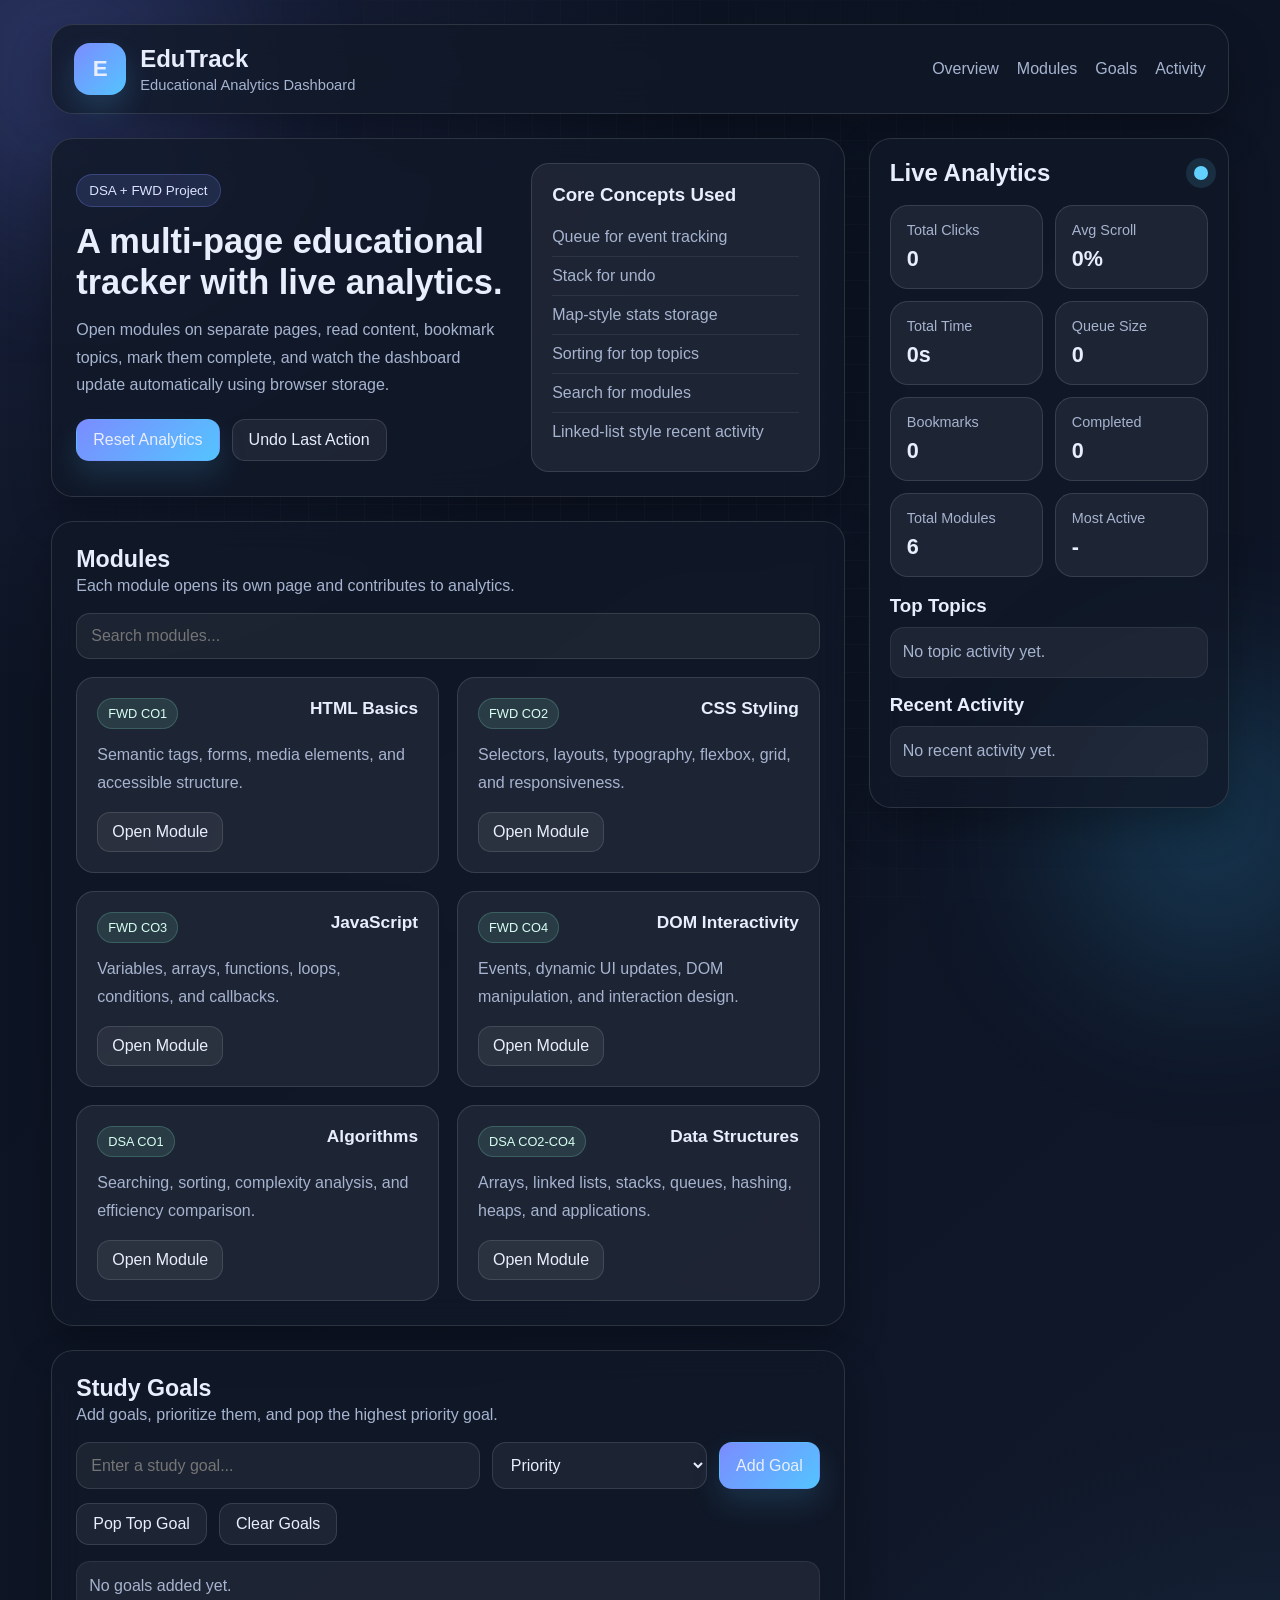
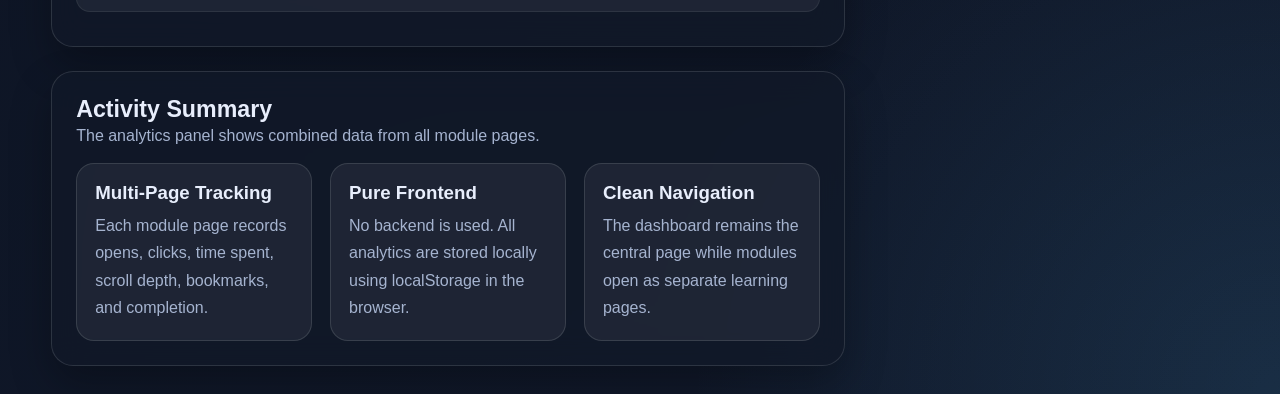
<file: index.html>
<!DOCTYPE html>
<!-- CO Mapping: FWD CO1–CO5 for frontend structure and interaction + DSA CO5–CO6 for analytics workflow application -->
<html lang="en">
<head>
  <meta charset="UTF-8" />
  <meta name="viewport" content="width=device-width, initial-scale=1.0" />
  <title>EduTrack Dashboard</title>
  <link rel="stylesheet" href="style.css" />
</head>

<body data-page="dashboard">

  <div class="bg-orb orb-1"></div>
  <div class="bg-orb orb-2"></div>
  <div class="bg-grid"></div>

  <!-- FWD CO1, CO2: Semantic HTML structure and navigation layout -->
  <header class="topbar">
    <div class="brand-wrap">
      <div class="logo">E</div>
      <div>
        <h1>EduTrack</h1>
        <p>Educational Analytics Dashboard</p>
      </div>
    </div>

    <nav class="nav">
      <a href="#overview">Overview</a>
      <a href="#modules">Modules</a>
      <a href="#goals">Goals</a>
      <a href="#activity">Activity</a>
    </nav>
  </header>

  <main class="layout">
    <section class="main-area">

      <!-- FWD CO3, CO4: Interactive dashboard overview controlled through JavaScript -->
      <section id="overview" class="card hero-card">
        <div class="hero-left">
          <span class="pill">DSA + FWD Project</span>
          <h2>A multi-page educational tracker with live analytics.</h2>
          <p>
            Open modules on separate pages, read content, bookmark topics, mark them complete,
            and watch the dashboard update automatically using browser storage.
          </p>

          <div class="hero-buttons">
            <button id="resetAnalyticsBtn" class="btn btn-primary" type="button">Reset Analytics</button>
            <button id="undoBtn" class="btn btn-secondary" type="button">Undo Last Action</button>
          </div>
        </div>

        <div class="hero-right mini-panel">
          <h3>Core Concepts Used</h3>
          <ul class="clean-list">
            <li>Queue for event tracking</li>
            <li>Stack for undo</li>
            <li>Map-style stats storage</li>
            <li>Sorting for top topics</li>
            <li>Search for modules</li>
            <li>Linked-list style recent activity</li>
          </ul>
        </div>
      </section>

      <!-- DSA CO1: Module search and ranking demonstrate searching and sorting concepts -->
      <section class="card" id="modules">
        <div class="section-head">
          <div>
            <h2>Modules</h2>
            <p>Each module opens its own page and contributes to analytics.</p>
          </div>
        </div>

        <div class="search-wrap">
          <input type="text" id="searchInput" placeholder="Search modules..." />
          <ul id="searchResults" class="simple-list"></ul>
        </div>

        <div class="module-grid">

          <article class="module-card shimmer-card">
            <div class="module-top">
              <span class="module-badge">FWD CO1</span>
              <h3>HTML Basics</h3>
            </div>
            <p>Semantic tags, forms, media elements, and accessible structure.</p>
            <div class="module-actions">
              <a class="btn small open-link" href="html-module.html">Open Module</a>
            </div>
          </article>

          <article class="module-card shimmer-card">
            <div class="module-top">
              <span class="module-badge">FWD CO2</span>
              <h3>CSS Styling</h3>
            </div>
            <p>Selectors, layouts, typography, flexbox, grid, and responsiveness.</p>
            <div class="module-actions">
              <a class="btn small open-link" href="css-module.html">Open Module</a>
            </div>
          </article>

          <article class="module-card shimmer-card">
            <div class="module-top">
              <span class="module-badge">FWD CO3</span>
              <h3>JavaScript</h3>
            </div>
            <p>Variables, arrays, functions, loops, conditions, and callbacks.</p>
            <div class="module-actions">
              <a class="btn small open-link" href="javascript-module.html">Open Module</a>
            </div>
          </article>

          <article class="module-card shimmer-card">
            <div class="module-top">
              <span class="module-badge">FWD CO4</span>
              <h3>DOM Interactivity</h3>
            </div>
            <p>Events, dynamic UI updates, DOM manipulation, and interaction design.</p>
            <div class="module-actions">
              <a class="btn small open-link" href="dom-module.html">Open Module</a>
            </div>
          </article>

          <article class="module-card shimmer-card">
            <div class="module-top">
              <span class="module-badge">DSA CO1</span>
              <h3>Algorithms</h3>
            </div>
            <p>Searching, sorting, complexity analysis, and efficiency comparison.</p>
            <div class="module-actions">
              <a class="btn small open-link" href="algorithms-module.html">Open Module</a>
            </div>
          </article>

          <article class="module-card shimmer-card">
            <div class="module-top">
              <span class="module-badge">DSA CO2-CO4</span>
              <h3>Data Structures</h3>
            </div>
            <p>Arrays, linked lists, stacks, queues, hashing, heaps, and applications.</p>
            <div class="module-actions">
              <a class="btn small open-link" href="data-structures-module.html">Open Module</a>
            </div>
          </article>

        </div>
      </section>

      <!-- DSA CO3: Study goals simulate priority queue behavior -->
      <section class="card" id="goals">
        <div class="section-head">
          <div>
            <h2>Study Goals</h2>
            <p>Add goals, prioritize them, and pop the highest priority goal.</p>
          </div>
        </div>

        <form id="goalForm" class="goal-form">
          <input type="text" id="goalText" placeholder="Enter a study goal..." required />
          <select id="goalPriority" required>
            <option value="">Priority</option>
            <option value="1">High</option>
            <option value="2">Medium</option>
            <option value="3">Low</option>
          </select>
          <button class="btn btn-primary" type="submit">Add Goal</button>
        </form>

        <div class="goal-actions">
          <button id="popGoalBtn" class="btn btn-secondary" type="button">Pop Top Goal</button>
          <button id="clearGoalsBtn" class="btn btn-secondary" type="button">Clear Goals</button>
        </div>

        <ul id="goalList" class="simple-list"></ul>
      </section>

      <!-- DSA CO5: Real-world analytics dashboard applying data structures -->
      <section class="card" id="activity">
        <div class="section-head">
          <div>
            <h2>Activity Summary</h2>
            <p>The analytics panel shows combined data from all module pages.</p>
          </div>
        </div>

        <div class="info-grid">
          <div class="info-box hover-lift">
            <h3>Multi-Page Tracking</h3>
            <p>Each module page records opens, clicks, time spent, scroll depth, bookmarks, and completion.</p>
          </div>
          <div class="info-box hover-lift">
            <h3>Pure Frontend</h3>
            <p>No backend is used. All analytics are stored locally using localStorage in the browser.</p>
          </div>
          <div class="info-box hover-lift">
            <h3>Clean Navigation</h3>
            <p>The dashboard remains the central page while modules open as separate learning pages.</p>
          </div>
        </div>
      </section>
    </section>

    <!-- FWD CO4 + DSA CO6: Live analytics panel updated dynamically using JavaScript -->
    <aside class="analytics-panel">
      <div class="analytics-inner">
        <div class="analytics-head">
          <h2>Live Analytics</h2>
          <span class="live-dot"></span>
        </div>

        <div class="stats-grid">
          <div class="stat-card hover-lift">
            <span>Total Clicks</span>
            <strong id="clickCount">0</strong>
          </div>
          <div class="stat-card hover-lift">
            <span>Avg Scroll</span>
            <strong id="scrollDepth">0%</strong>
          </div>
          <div class="stat-card hover-lift">
            <span>Total Time</span>
            <strong id="timeSpent">0s</strong>
          </div>
          <div class="stat-card hover-lift">
            <span>Queue Size</span>
            <strong id="queueSize">0</strong>
          </div>
          <div class="stat-card hover-lift">
            <span>Bookmarks</span>
            <strong id="bookmarkCount">0</strong>
          </div>
          <div class="stat-card hover-lift">
            <span>Completed</span>
            <strong id="completedModulesCount">0</strong>
          </div>
          <div class="stat-card hover-lift">
            <span>Total Modules</span>
            <strong id="totalModulesCount">6</strong>
          </div>
          <div class="stat-card hover-lift">
            <span>Most Active</span>
            <strong id="mostActiveTopic">-</strong>
          </div>
        </div>

        <div class="analytics-box">
          <h3>Top Topics</h3>
          <ul id="topTopicsList" class="simple-list"></ul>
        </div>

        <div class="analytics-box">
          <h3>Recent Activity</h3>
          <ul id="recentActivityList" class="simple-list"></ul>
        </div>
      </div>
    </aside>
  </main>

  <!-- FWD CO3, CO4 + DSA CO6: JavaScript tracker controlling analytics and user interaction processing -->
  <script src="tracker.js"></script>
</body>
</html>
</file>
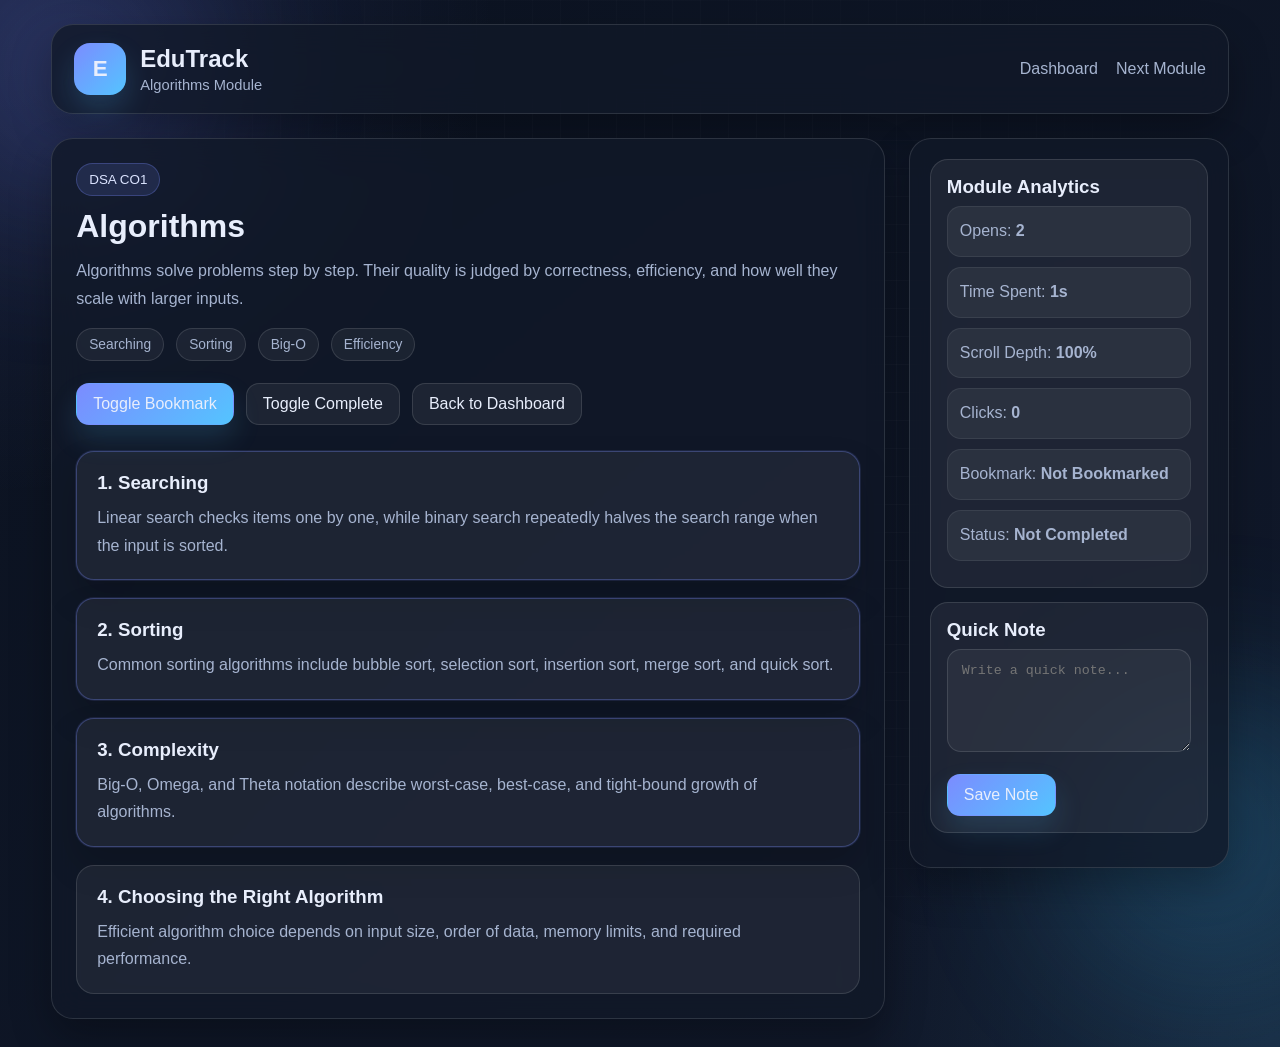
<file: algorithms-module.html>
<!DOCTYPE html>
<!-- FWD CO3, CO4 + DSA CO1, CO5: Interactive algorithms learning module contributing analytics data -->
<html lang="en">
<head>
  <meta charset="UTF-8" />
  <meta name="viewport" content="width=device-width, initial-scale=1.0" />
  <title>Algorithms - EduTrack</title>
  <link rel="stylesheet" href="style.css" />
</head>
<body data-page="module" data-module="Algorithms">
  <div class="bg-orb orb-1"></div>
  <div class="bg-orb orb-2"></div>
  <div class="bg-grid"></div>

  <!-- FWD CO1, CO2: Semantic page structure and navigation for module learning -->
  <header class="topbar">
    <div class="brand-wrap">
      <div class="logo">E</div>
      <div>
        <h1>EduTrack</h1>
        <p>Algorithms Module</p>
      </div>
    </div>

    <nav class="nav">
      <a href="index.html">Dashboard</a>
      <a href="data-structures-module.html">Next Module</a>
    </nav>
  </header>

  <main class="module-page-wrapper">
    <section class="module-main">

      <!-- DSA CO1: Core learning content for searching, sorting, and complexity concepts -->
      <div class="module-hero">
        <span class="pill">DSA CO1</span>
        <h2>Algorithms</h2>
        <p>
          Algorithms solve problems step by step. Their quality is judged by correctness,
          efficiency, and how well they scale with larger inputs.
        </p>

        <div class="module-meta">
          <span class="meta-chip">Searching</span>
          <span class="meta-chip">Sorting</span>
          <span class="meta-chip">Big-O</span>
          <span class="meta-chip">Efficiency</span>
        </div>
      </div>

      <!-- DSA CO3 + FWD CO4: Interactive actions tracked through stack, queue, and DOM events -->
      <div class="module-actions-bar">
        <button id="bookmarkModuleBtn" class="btn btn-primary" type="button">Toggle Bookmark</button>
        <button id="completeModuleBtn" class="btn btn-secondary" type="button">Toggle Complete</button>
        <a class="btn btn-secondary" href="index.html">Back to Dashboard</a>
      </div>

      <!-- DSA CO1: Educational content covering algorithm selection and efficiency analysis -->
      <section class="module-content">
        <article class="module-content-block">
          <h3>1. Searching</h3>
          <p>
            Linear search checks items one by one, while binary search repeatedly halves the search range
            when the input is sorted.
          </p>
        </article>

        <article class="module-content-block">
          <h3>2. Sorting</h3>
          <p>
            Common sorting algorithms include bubble sort, selection sort, insertion sort,
            merge sort, and quick sort.
          </p>
        </article>

        <article class="module-content-block">
          <h3>3. Complexity</h3>
          <p>
            Big-O, Omega, and Theta notation describe worst-case, best-case, and tight-bound growth of algorithms.
          </p>
        </article>

        <article class="module-content-block">
          <h3>4. Choosing the Right Algorithm</h3>
          <p>
            Efficient algorithm choice depends on input size, order of data, memory limits, and required performance.
          </p>
        </article>
      </section>
    </section>

    <!-- FWD CO4 + DSA CO5: Live module analytics demonstrating practical interaction tracking -->
    <aside class="module-sidebar-card">
      <div class="action-tile">
        <h3>Module Analytics</h3>
        <ul class="simple-list">
          <li>Opens: <strong id="moduleOpenCount">0</strong></li>
          <li>Time Spent: <strong id="moduleTimeSpent">0s</strong></li>
          <li>Scroll Depth: <strong id="moduleScrollDepth">0%</strong></li>
          <li>Clicks: <strong id="moduleClickCount">0</strong></li>
          <li>Bookmark: <strong id="bookmarkStatus">Not Bookmarked</strong></li>
          <li>Status: <strong id="completeStatus">Not Completed</strong></li>
        </ul>
      </div>

      <!-- FWD CO3, CO4: Input handling and note activity tracking through JavaScript -->
      <div class="action-tile">
        <h3>Quick Note</h3>
        <textarea id="noteInput" class="note-area" rows="5" placeholder="Write a quick note..."></textarea>
        <br><br>
        <button id="saveNoteBtn" class="btn btn-primary" type="button">Save Note</button>
      </div>
    </aside>
  </main>

  <!-- FWD CO3, CO4 + DSA CO6: Shared tracker logic updates analytics and module state -->
  <script src="tracker.js"></script>
</body>
</html>
</file>
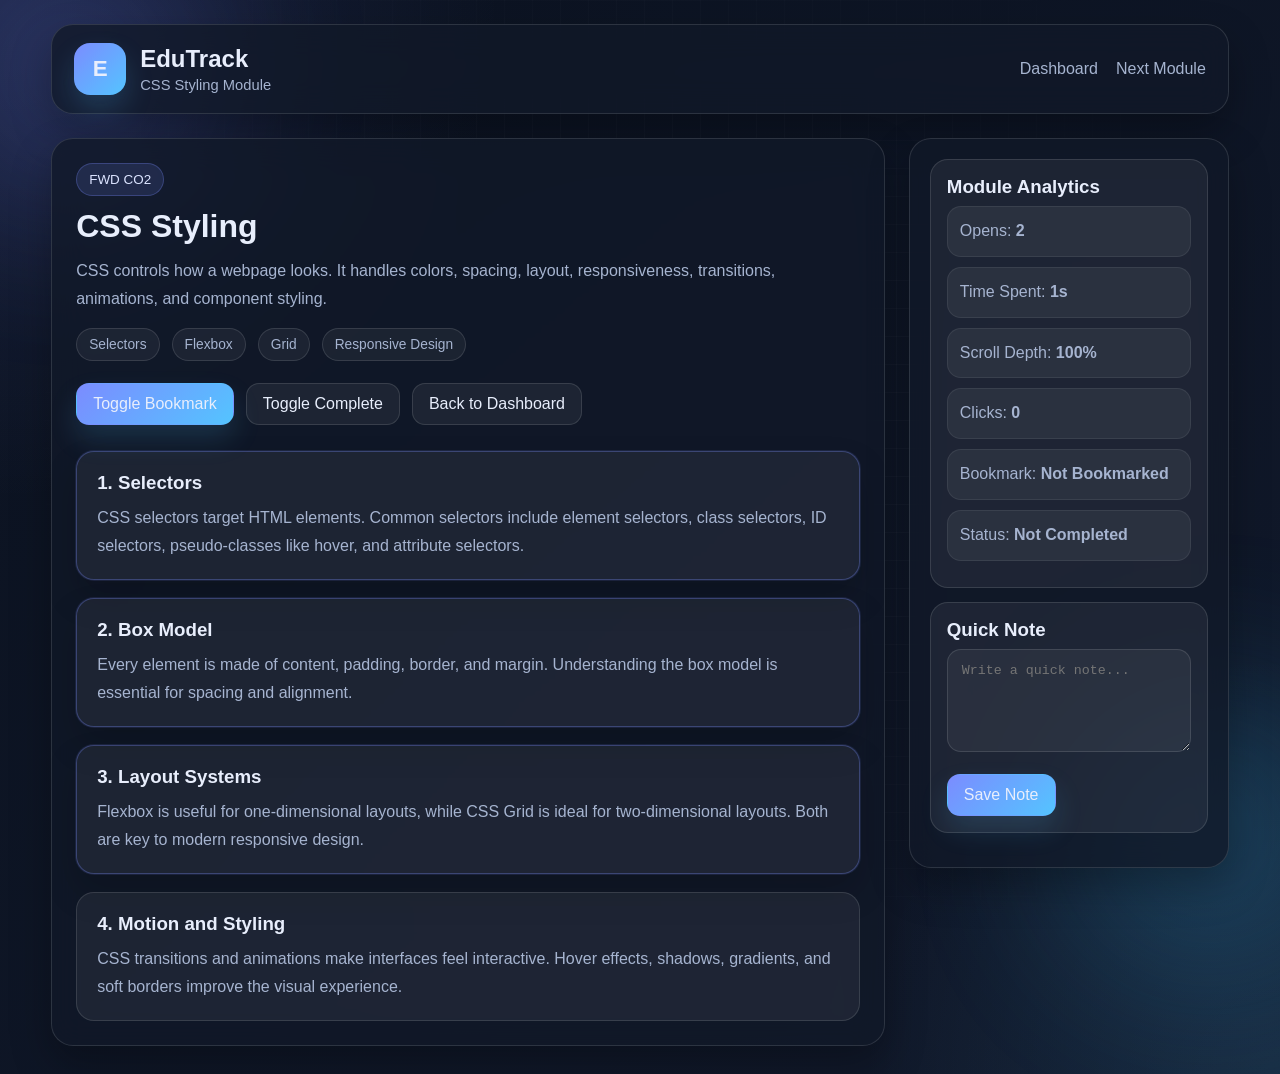
<file: css-module.html>
<!DOCTYPE html>
<html lang="en">
<head>
  <meta charset="UTF-8" /> <!-- CO1: Proper HTML document structure -->
  <meta name="viewport" content="width=device-width, initial-scale=1.0" /> <!-- CO1: Responsive meta setup -->
  <title>CSS Styling - EduTrack</title> <!-- CO1: Page title definition -->
  <link rel="stylesheet" href="style.css" /> <!-- CO2: External CSS styling -->
</head>

<body data-page="module" data-module="CSS Styling"> <!-- CO4: Module analytics tracking -->

  <div class="bg-orb orb-1"></div> <!-- CO2: Visual CSS background element -->
  <div class="bg-orb orb-2"></div> <!-- CO2: Decorative styling -->
  <div class="bg-grid"></div> <!-- CO2: Layout background grid -->

  <header class="topbar"> <!-- CO1: Semantic header section -->
    <div class="brand-wrap">
      <div class="logo">E</div>
      <div>
        <h1>EduTrack</h1>
        <p>CSS Styling Module</p>
      </div>
    </div>

    <nav class="nav"> <!-- CO1: Navigation structure -->
      <a href="index.html">Dashboard</a>
      <a href="javascript-module.html">Next Module</a>
    </nav>
  </header>

  <main class="module-page-wrapper"> <!-- CO1: Main content container -->

    <section class="module-main">
      <div class="module-hero">
        <span class="pill">FWD CO2</span>
        <h2>CSS Styling</h2>
        <p>
          CSS controls how a webpage looks. It handles colors, spacing, layout, responsiveness,
          transitions, animations, and component styling.
        </p>

        <div class="module-meta">
          <span class="meta-chip">Selectors</span>
          <span class="meta-chip">Flexbox</span>
          <span class="meta-chip">Grid</span>
          <span class="meta-chip">Responsive Design</span>
        </div>
      </div>

      <div class="module-actions-bar">
        <button id="bookmarkModuleBtn" class="btn btn-primary" type="button">Toggle Bookmark</button> <!-- CO4: Interaction tracking -->
        <button id="completeModuleBtn" class="btn btn-secondary" type="button">Toggle Complete</button> <!-- CO4: Completion tracking -->
        <a class="btn btn-secondary" href="index.html">Back to Dashboard</a>
      </div>

      <section class="module-content">

        <article class="module-content-block">
          <h3>1. Selectors</h3>
          <p>
            CSS selectors target HTML elements. Common selectors include element selectors, class selectors,
            ID selectors, pseudo-classes like hover, and attribute selectors.
          </p>
        </article>

        <article class="module-content-block">
          <h3>2. Box Model</h3>
          <p>
            Every element is made of content, padding, border, and margin.
            Understanding the box model is essential for spacing and alignment.
          </p>
        </article>

        <article class="module-content-block">
          <h3>3. Layout Systems</h3>
          <p>
            Flexbox is useful for one-dimensional layouts, while CSS Grid is ideal for two-dimensional layouts.
            Both are key to modern responsive design.
          </p>
        </article>

        <article class="module-content-block">
          <h3>4. Motion and Styling</h3>
          <p>
            CSS transitions and animations make interfaces feel interactive.
            Hover effects, shadows, gradients, and soft borders improve the visual experience.
          </p>
        </article>

      </section>
    </section>

    <aside class="module-sidebar-card"> <!-- CO1: Sidebar content section -->

      <div class="action-tile">
        <h3>Module Analytics</h3> <!-- CO4: Analytics display -->

        <ul class="simple-list">
          <li>Opens: <strong id="moduleOpenCount">0</strong></li>
          <li>Time Spent: <strong id="moduleTimeSpent">0s</strong></li>
          <li>Scroll Depth: <strong id="moduleScrollDepth">0%</strong></li>
          <li>Clicks: <strong id="moduleClickCount">0</strong></li>
          <li>Bookmark: <strong id="bookmarkStatus">Not Bookmarked</strong></li>
          <li>Status: <strong id="completeStatus">Not Completed</strong></li>
        </ul>
      </div>

      <div class="action-tile">
        <h3>Quick Note</h3> <!-- CO4: User interaction feature -->
        <textarea id="noteInput" class="note-area" rows="5" placeholder="Write a quick note..."></textarea>
        <br><br>
        <button id="saveNoteBtn" class="btn btn-primary" type="button">Save Note</button>
      </div>

    </aside>

  </main>

  <script src="tracker.js"></script> <!-- CO4: JavaScript analytics and tracking -->

</body>
</html>
</file>
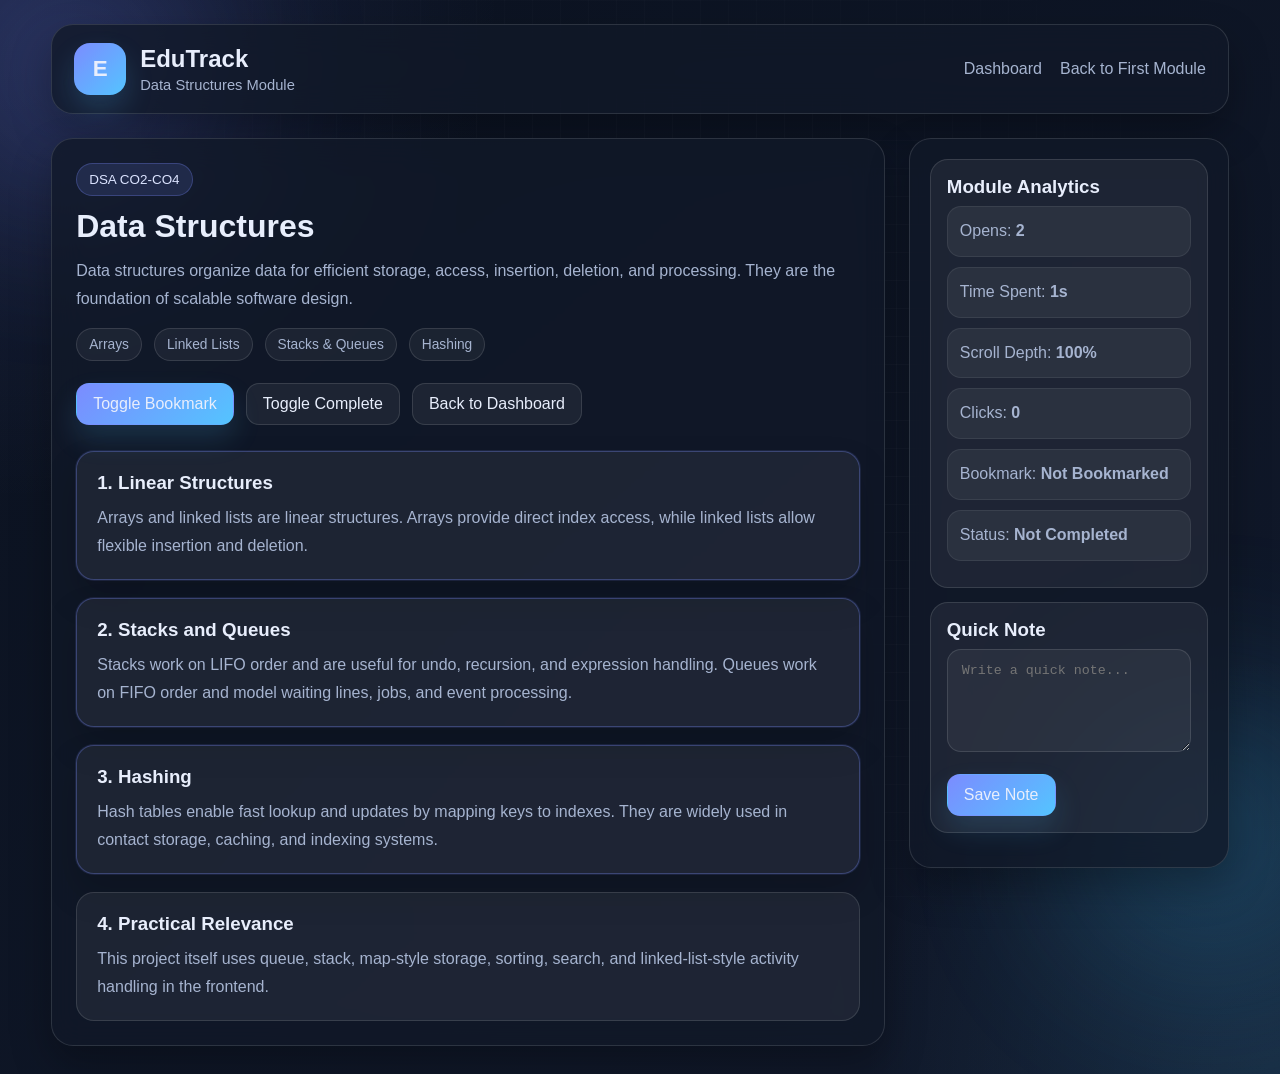
<file: data-structures-module.html>
<!DOCTYPE html>
<html lang="en">
<head>
  <meta charset="UTF-8" /> <!-- CO1: Proper HTML document structure -->
  <meta name="viewport" content="width=device-width, initial-scale=1.0" /> <!-- CO1: Responsive page setup -->
  <title>Data Structures - EduTrack</title> <!-- CO1: Page title definition -->
  <link rel="stylesheet" href="style.css" /> <!-- CO2: External CSS styling -->
</head>

<body data-page="module" data-module="Data Structures"> <!-- CO4: Module analytics tracking -->

  <div class="bg-orb orb-1"></div> <!-- CO2: Decorative CSS visual element -->
  <div class="bg-orb orb-2"></div> <!-- CO2: UI background styling -->
  <div class="bg-grid"></div> <!-- CO2: Grid background styling -->

  <header class="topbar"> <!-- CO1: Semantic header section -->

    <div class="brand-wrap">
      <div class="logo">E</div>
      <div>
        <h1>EduTrack</h1>
        <p>Data Structures Module</p>
      </div>
    </div>

    <nav class="nav"> <!-- CO1: Navigation structure -->
      <a href="index.html">Dashboard</a>
      <a href="html-module.html">Back to First Module</a>
    </nav>

  </header>

  <main class="module-page-wrapper"> <!-- CO1: Main content container -->

    <section class="module-main">

      <div class="module-hero">
        <span class="pill">DSA CO2-CO4</span>
        <h2>Data Structures</h2>

        <p>
          Data structures organize data for efficient storage, access, insertion, deletion, and processing.
          They are the foundation of scalable software design.
        </p>

        <div class="module-meta">
          <span class="meta-chip">Arrays</span>
          <span class="meta-chip">Linked Lists</span>
          <span class="meta-chip">Stacks & Queues</span>
          <span class="meta-chip">Hashing</span>
        </div>

      </div>

      <div class="module-actions-bar">

        <button id="bookmarkModuleBtn" class="btn btn-primary" type="button">Toggle Bookmark</button> <!-- CO4: User interaction tracking -->

        <button id="completeModuleBtn" class="btn btn-secondary" type="button">Toggle Complete</button> <!-- CO4: Completion tracking -->

        <a class="btn btn-secondary" href="index.html">Back to Dashboard</a>

      </div>

      <section class="module-content">

        <article class="module-content-block">

          <h3>1. Linear Structures</h3>

          <p>
            Arrays and linked lists are linear structures. Arrays provide direct index access,
            while linked lists allow flexible insertion and deletion.
          </p>

        </article>

        <article class="module-content-block">

          <h3>2. Stacks and Queues</h3>

          <p>
            Stacks work on LIFO order and are useful for undo, recursion, and expression handling.
            Queues work on FIFO order and model waiting lines, jobs, and event processing.
          </p>

        </article>

        <article class="module-content-block">

          <h3>3. Hashing</h3>

          <p>
            Hash tables enable fast lookup and updates by mapping keys to indexes.
            They are widely used in contact storage, caching, and indexing systems.
          </p>

        </article>

        <article class="module-content-block">

          <h3>4. Practical Relevance</h3>

          <p>
            This project itself uses queue, stack, map-style storage, sorting, search,
            and linked-list-style activity handling in the frontend.
          </p>

        </article>

      </section>

    </section>

    <aside class="module-sidebar-card"> <!-- CO1: Sidebar content layout -->

      <div class="action-tile">

        <h3>Module Analytics</h3> <!-- CO4: Analytics display -->

        <ul class="simple-list">
          <li>Opens: <strong id="moduleOpenCount">0</strong></li>
          <li>Time Spent: <strong id="moduleTimeSpent">0s</strong></li>
          <li>Scroll Depth: <strong id="moduleScrollDepth">0%</strong></li>
          <li>Clicks: <strong id="moduleClickCount">0</strong></li>
          <li>Bookmark: <strong id="bookmarkStatus">Not Bookmarked</strong></li>
          <li>Status: <strong id="completeStatus">Not Completed</strong></li>
        </ul>

      </div>

      <div class="action-tile">

        <h3>Quick Note</h3> <!-- CO4: User note interaction -->

        <textarea id="noteInput" class="note-area" rows="5" placeholder="Write a quick note..."></textarea>

        <br><br>

        <button id="saveNoteBtn" class="btn btn-primary" type="button">Save Note</button>

      </div>

    </aside>

  </main>

  <script src="tracker.js"></script> <!-- CO4: JavaScript analytics and tracking -->

</body>
</html>
</file>
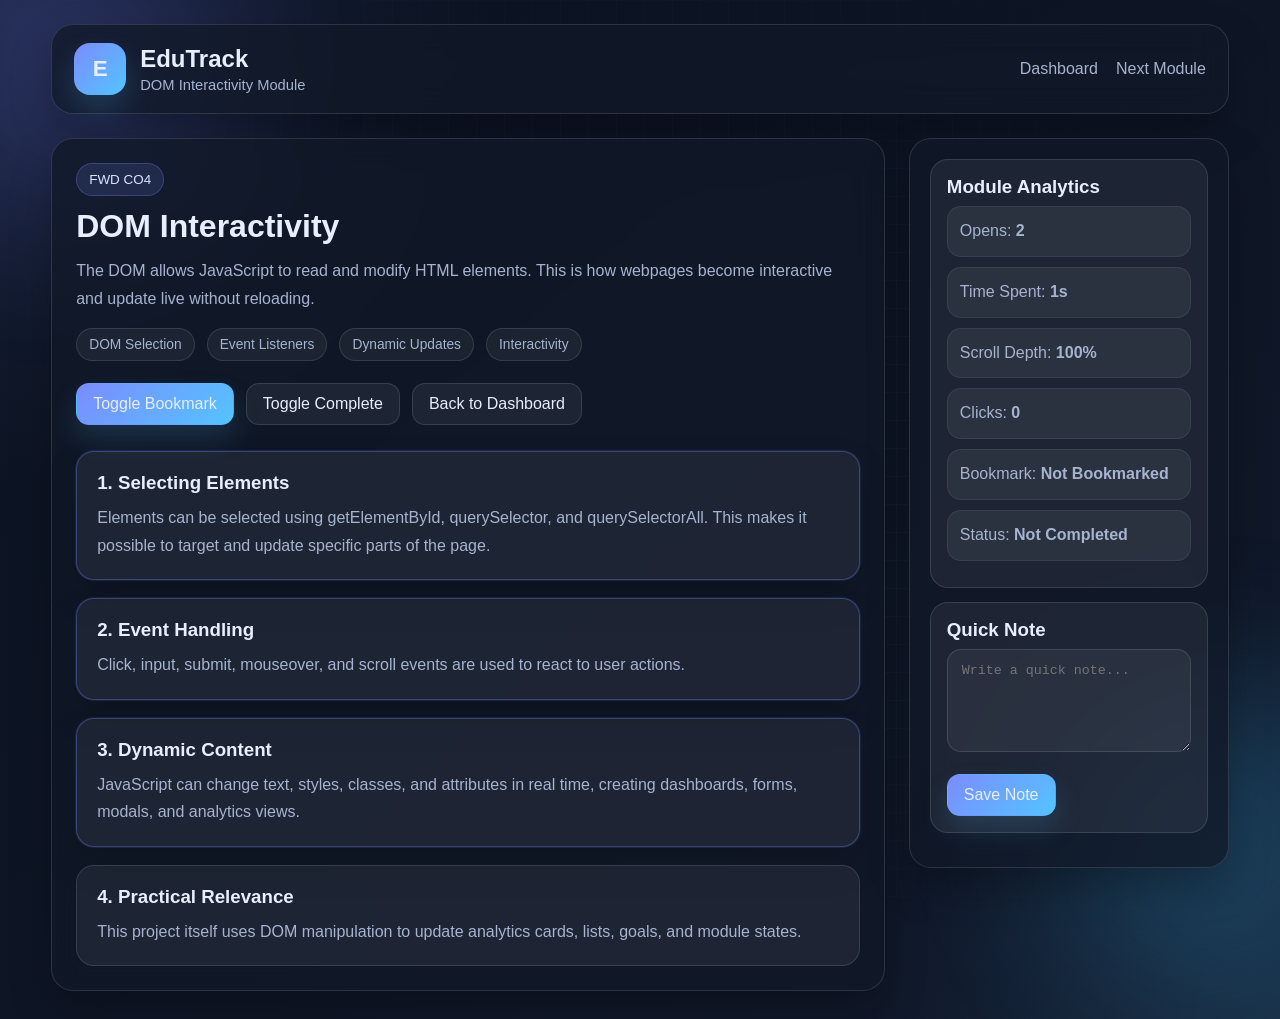
<file: dom-module.html>
<!DOCTYPE html>
<html lang="en">
<head>
  <meta charset="UTF-8" /> <!-- CO1: Proper HTML document structure -->
  <meta name="viewport" content="width=device-width, initial-scale=1.0" /> <!-- CO1: Responsive page setup -->
  <title>DOM Interactivity - EduTrack</title> <!-- CO1: Page title definition -->
  <link rel="stylesheet" href="style.css" /> <!-- CO2: External CSS styling -->
</head>

<body data-page="module" data-module="DOM Interactivity"> <!-- CO4: Module analytics tracking -->

  <div class="bg-orb orb-1"></div> <!-- CO2: Decorative CSS visual element -->
  <div class="bg-orb orb-2"></div> <!-- CO2: UI background styling -->
  <div class="bg-grid"></div> <!-- CO2: Grid background styling -->

  <header class="topbar"> <!-- CO1: Semantic header section -->
    <div class="brand-wrap">
      <div class="logo">E</div>
      <div>
        <h1>EduTrack</h1>
        <p>DOM Interactivity Module</p>
      </div>
    </div>

    <nav class="nav"> <!-- CO1: Navigation structure -->
      <a href="index.html">Dashboard</a>
      <a href="algorithms-module.html">Next Module</a>
    </nav>
  </header>

  <main class="module-page-wrapper"> <!-- CO1: Main content container -->

    <section class="module-main">
      <div class="module-hero">
        <span class="pill">FWD CO4</span>
        <h2>DOM Interactivity</h2>

        <p>
          The DOM allows JavaScript to read and modify HTML elements.
          This is how webpages become interactive and update live without reloading.
        </p>

        <div class="module-meta">
          <span class="meta-chip">DOM Selection</span>
          <span class="meta-chip">Event Listeners</span>
          <span class="meta-chip">Dynamic Updates</span>
          <span class="meta-chip">Interactivity</span>
        </div>
      </div>

      <div class="module-actions-bar">

        <button id="bookmarkModuleBtn" class="btn btn-primary" type="button">Toggle Bookmark</button> <!-- CO4: User interaction tracking -->

        <button id="completeModuleBtn" class="btn btn-secondary" type="button">Toggle Complete</button> <!-- CO4: Completion tracking -->

        <a class="btn btn-secondary" href="index.html">Back to Dashboard</a>

      </div>

      <section class="module-content">

        <article class="module-content-block">
          <h3>1. Selecting Elements</h3>

          <p>
            Elements can be selected using getElementById, querySelector, and querySelectorAll.
            This makes it possible to target and update specific parts of the page.
          </p>
        </article>

        <article class="module-content-block">
          <h3>2. Event Handling</h3>

          <p>
            Click, input, submit, mouseover, and scroll events are used to react to user actions.
          </p>
        </article>

        <article class="module-content-block">
          <h3>3. Dynamic Content</h3>

          <p>
            JavaScript can change text, styles, classes, and attributes in real time,
            creating dashboards, forms, modals, and analytics views.
          </p>
        </article>

        <article class="module-content-block">
          <h3>4. Practical Relevance</h3>

          <p>
            This project itself uses DOM manipulation to update analytics cards, lists, goals, and module states.
          </p>
        </article>

      </section>
    </section>

    <aside class="module-sidebar-card"> <!-- CO1: Sidebar layout section -->

      <div class="action-tile">
        <h3>Module Analytics</h3> <!-- CO4: Analytics display -->

        <ul class="simple-list">
          <li>Opens: <strong id="moduleOpenCount">0</strong></li>
          <li>Time Spent: <strong id="moduleTimeSpent">0s</strong></li>
          <li>Scroll Depth: <strong id="moduleScrollDepth">0%</strong></li>
          <li>Clicks: <strong id="moduleClickCount">0</strong></li>
          <li>Bookmark: <strong id="bookmarkStatus">Not Bookmarked</strong></li>
          <li>Status: <strong id="completeStatus">Not Completed</strong></li>
        </ul>
      </div>

      <div class="action-tile">
        <h3>Quick Note</h3> <!-- CO4: User interaction feature -->

        <textarea id="noteInput" class="note-area" rows="5" placeholder="Write a quick note..."></textarea>

        <br><br>

        <button id="saveNoteBtn" class="btn btn-primary" type="button">Save Note</button>

      </div>

    </aside>

  </main>

  <script src="tracker.js"></script> <!-- CO4: JavaScript DOM interaction and analytics -->

</body>
</html>
</file>
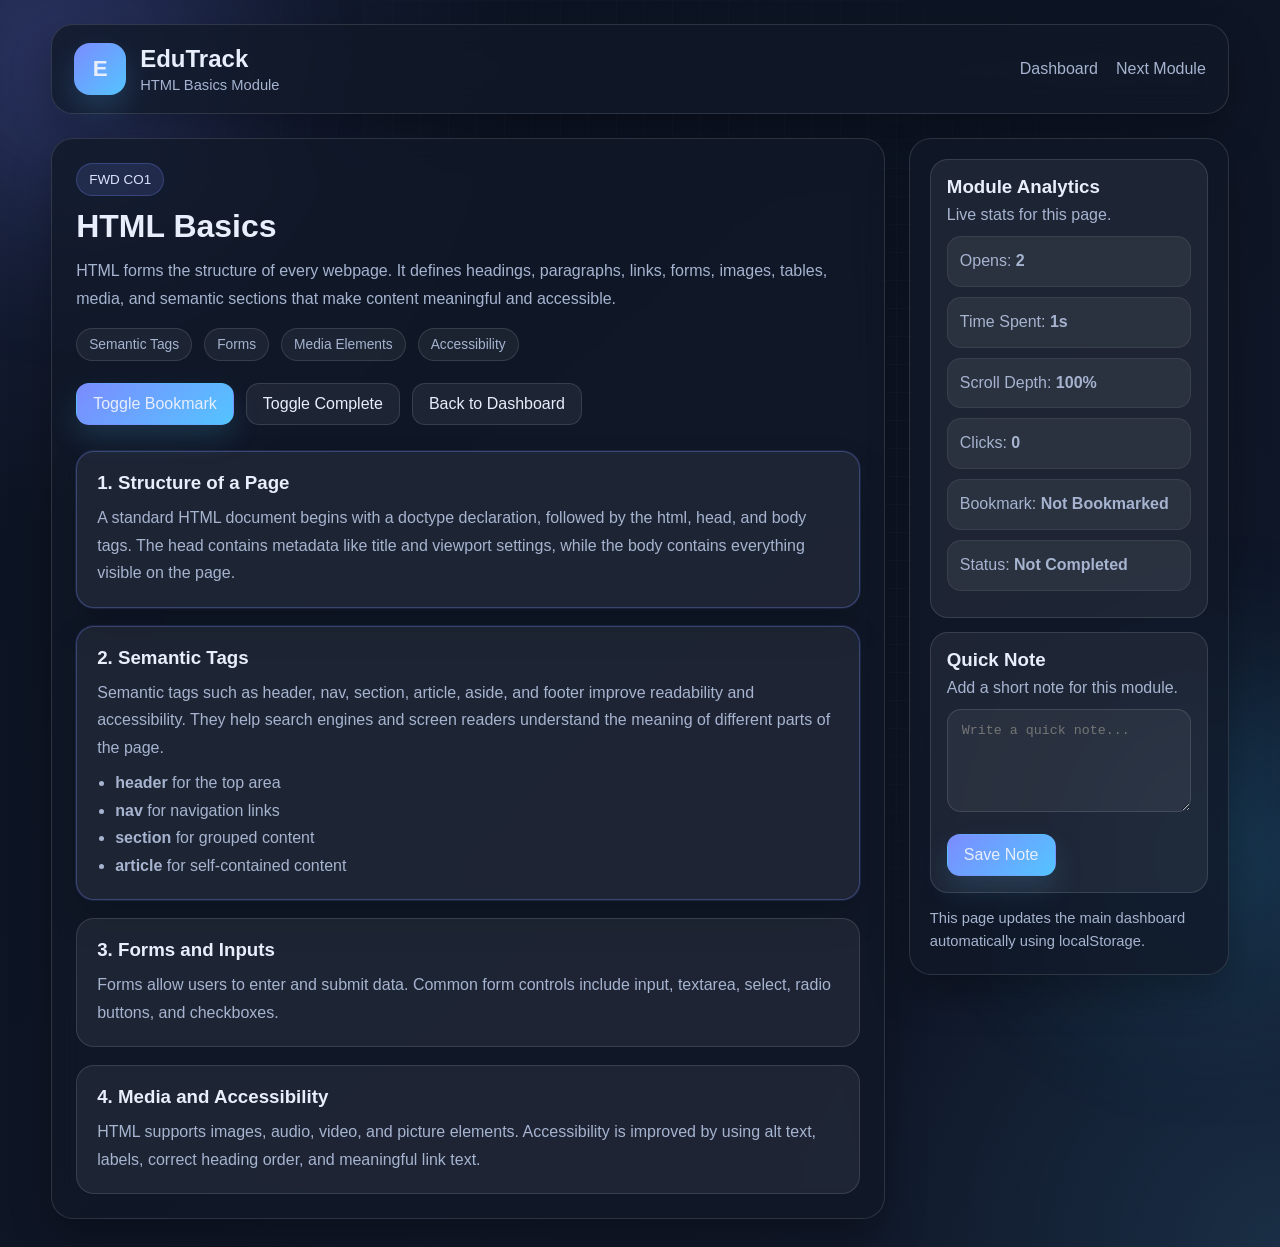
<file: html-module.html>
<!DOCTYPE html> <!-- CO1: HTML5 document declaration -->
<html lang="en">
<head>
  <meta charset="UTF-8" /> <!-- CO1: Character encoding setup -->
  <meta name="viewport" content="width=device-width, initial-scale=1.0" /> <!-- CO1: Responsive viewport setup -->
  <title>HTML Basics - EduTrack</title> <!-- CO1: Page title definition -->
  <link rel="stylesheet" href="style.css" /> <!-- CO2: External CSS styling -->
</head>

<body data-page="module" data-module="HTML Basics"> <!-- CO4: Page analytics tracking -->

  <div class="bg-orb orb-1"></div> <!-- CO2: Decorative CSS background -->
  <div class="bg-orb orb-2"></div> <!-- CO2: UI visual styling -->
  <div class="bg-grid"></div> <!-- CO2: Layout background grid -->

  <header class="topbar"> <!-- CO1: Semantic header section -->

    <div class="brand-wrap">
      <div class="logo">E</div>
      <div>
        <h1>EduTrack</h1>
        <p>HTML Basics Module</p>
      </div>
    </div>

    <nav class="nav"> <!-- CO1: Navigation structure -->
      <a href="index.html">Dashboard</a>
      <a href="css-module.html">Next Module</a>
    </nav>

  </header>

  <main class="module-page-wrapper"> <!-- CO1: Main page content container -->

    <section class="module-main">

      <div class="module-hero">
        <span class="pill">FWD CO1</span>
        <h2>HTML Basics</h2>

        <p>
          HTML forms the structure of every webpage. It defines headings, paragraphs,
          links, forms, images, tables, media, and semantic sections that make content meaningful and accessible.
        </p>

        <div class="module-meta">
          <span class="meta-chip">Semantic Tags</span>
          <span class="meta-chip">Forms</span>
          <span class="meta-chip">Media Elements</span>
          <span class="meta-chip">Accessibility</span>
        </div>

      </div>

      <div class="module-actions-bar">

        <button id="bookmarkModuleBtn" class="btn btn-primary" type="button">Toggle Bookmark</button> <!-- CO4: User interaction tracking -->

        <button id="completeModuleBtn" class="btn btn-secondary" type="button">Toggle Complete</button> <!-- CO4: Completion tracking -->

        <a class="btn btn-secondary" href="index.html">Back to Dashboard</a>

      </div>

      <section class="module-content">

        <article class="module-content-block">

          <h3>1. Structure of a Page</h3>

          <p>
            A standard HTML document begins with a doctype declaration, followed by the html, head, and body tags.
            The head contains metadata like title and viewport settings, while the body contains everything visible on the page.
          </p>

        </article>

        <article class="module-content-block">

          <h3>2. Semantic Tags</h3>

          <p>
            Semantic tags such as header, nav, section, article, aside, and footer improve readability and accessibility.
            They help search engines and screen readers understand the meaning of different parts of the page.
          </p>

          <ul>
            <li><strong>header</strong> for the top area</li>
            <li><strong>nav</strong> for navigation links</li>
            <li><strong>section</strong> for grouped content</li>
            <li><strong>article</strong> for self-contained content</li>
          </ul>

        </article>

        <article class="module-content-block">

          <h3>3. Forms and Inputs</h3>

          <p>
            Forms allow users to enter and submit data. Common form controls include input, textarea, select,
            radio buttons, and checkboxes.
          </p>

        </article>

        <article class="module-content-block">

          <h3>4. Media and Accessibility</h3>

          <p>
            HTML supports images, audio, video, and picture elements. Accessibility is improved by using alt text,
            labels, correct heading order, and meaningful link text.
          </p>

        </article>

      </section>

    </section>

    <aside class="module-sidebar-card"> <!-- CO1: Sidebar layout section -->

      <div class="action-tile">

        <h3>Module Analytics</h3> <!-- CO4: Analytics information display -->

        <p>Live stats for this page.</p>

        <ul class="simple-list">
          <li>Opens: <strong id="moduleOpenCount">0</strong></li>
          <li>Time Spent: <strong id="moduleTimeSpent">0s</strong></li>
          <li>Scroll Depth: <strong id="moduleScrollDepth">0%</strong></li>
          <li>Clicks: <strong id="moduleClickCount">0</strong></li>
          <li>Bookmark: <strong id="bookmarkStatus">Not Bookmarked</strong></li>
          <li>Status: <strong id="completeStatus">Not Completed</strong></li>
        </ul>

      </div>

      <div class="action-tile">

        <h3>Quick Note</h3> <!-- CO4: User note interaction feature -->

        <p>Add a short note for this module.</p>

        <textarea id="noteInput" class="note-area" rows="5" placeholder="Write a quick note..."></textarea>

        <br><br>

        <button id="saveNoteBtn" class="btn btn-primary" type="button">Save Note</button>

      </div>

      <p class="helper-note">
        This page updates the main dashboard automatically using localStorage.
      </p>

    </aside>

  </main>

  <script src="tracker.js"></script> <!-- CO4: JavaScript analytics and DOM interaction -->

</body>
</html>
</file>
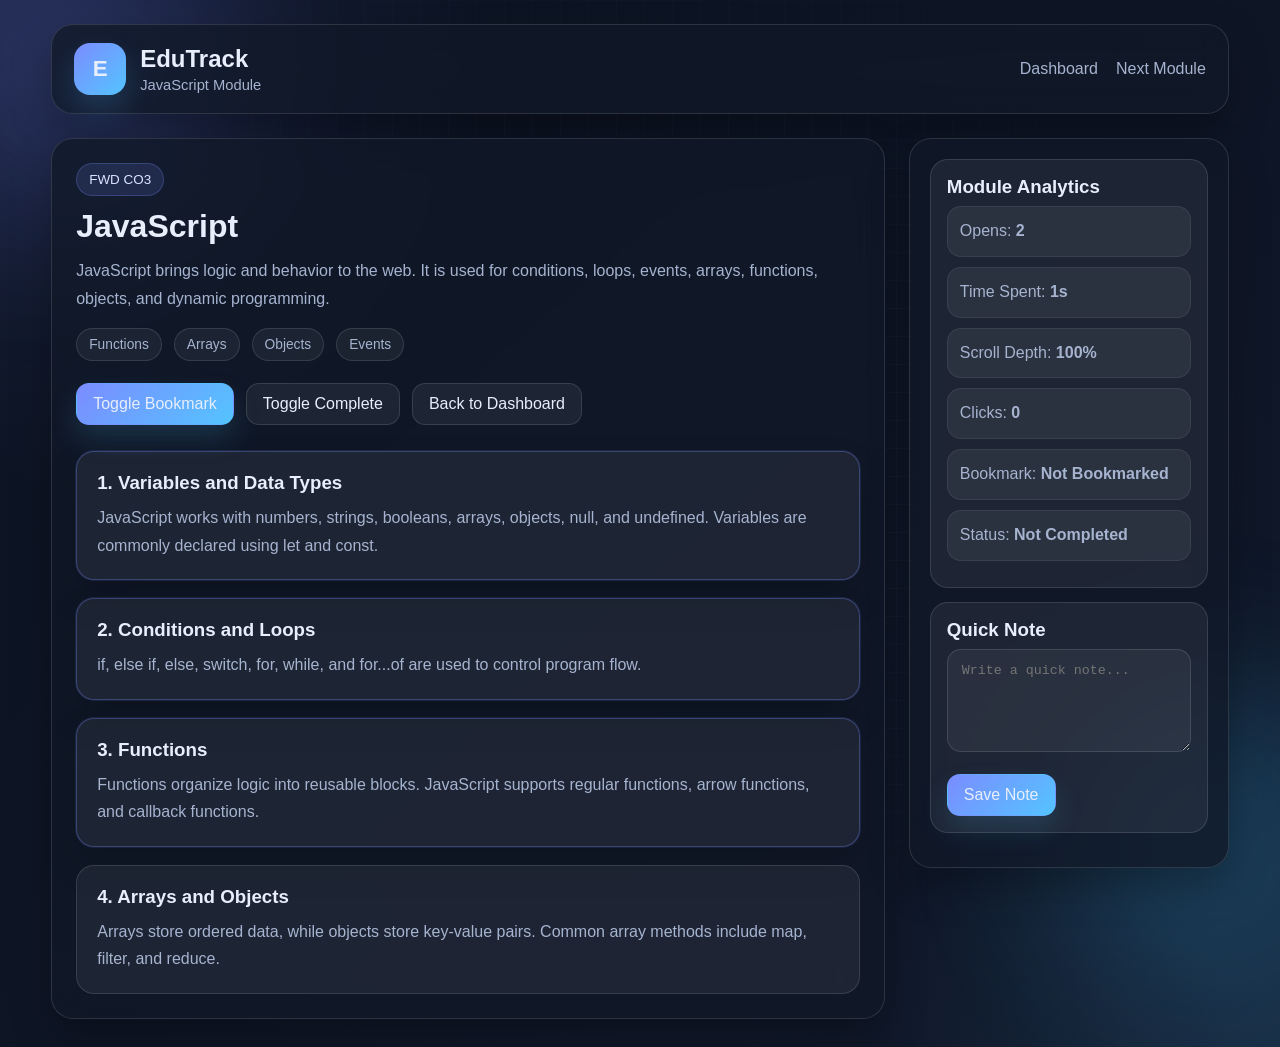
<file: javascript-module.html>
<!DOCTYPE html> <!-- CO1: HTML5 document declaration -->
<html lang="en">
<head>
  <meta charset="UTF-8" /> <!-- CO1: Character encoding setup -->
  <meta name="viewport" content="width=device-width, initial-scale=1.0" /> <!-- CO1: Responsive viewport setup -->
  <title>JavaScript - EduTrack</title> <!-- CO1: Page title definition -->
  <link rel="stylesheet" href="style.css" /> <!-- CO2: External CSS styling -->
</head>

<body data-page="module" data-module="JavaScript"> <!-- CO4: Module analytics tracking -->

  <div class="bg-orb orb-1"></div> <!-- CO2: Decorative CSS background -->
  <div class="bg-orb orb-2"></div> <!-- CO2: UI visual styling -->
  <div class="bg-grid"></div> <!-- CO2: Layout background grid -->

  <header class="topbar"> <!-- CO1: Semantic header section -->

    <div class="brand-wrap">
      <div class="logo">E</div>
      <div>
        <h1>EduTrack</h1>
        <p>JavaScript Module</p>
      </div>
    </div>

    <nav class="nav"> <!-- CO1: Navigation structure -->
      <a href="index.html">Dashboard</a>
      <a href="dom-module.html">Next Module</a>
    </nav>

  </header>

  <main class="module-page-wrapper"> <!-- CO1: Main page layout -->

    <section class="module-main">

      <div class="module-hero">
        <span class="pill">FWD CO3</span>
        <h2>JavaScript</h2>

        <p>
          JavaScript brings logic and behavior to the web.
          It is used for conditions, loops, events, arrays, functions, objects, and dynamic programming.
        </p>

        <div class="module-meta">
          <span class="meta-chip">Functions</span>
          <span class="meta-chip">Arrays</span>
          <span class="meta-chip">Objects</span>
          <span class="meta-chip">Events</span>
        </div>

      </div>

      <div class="module-actions-bar">

        <button id="bookmarkModuleBtn" class="btn btn-primary" type="button">Toggle Bookmark</button> <!-- CO4: User interaction tracking -->

        <button id="completeModuleBtn" class="btn btn-secondary" type="button">Toggle Complete</button> <!-- CO4: Completion tracking -->

        <a class="btn btn-secondary" href="index.html">Back to Dashboard</a>

      </div>

      <section class="module-content">

        <article class="module-content-block">

          <h3>1. Variables and Data Types</h3>

          <p>
            JavaScript works with numbers, strings, booleans, arrays, objects, null, and undefined.
            Variables are commonly declared using let and const.
          </p>

        </article>

        <article class="module-content-block">

          <h3>2. Conditions and Loops</h3>

          <p>
            if, else if, else, switch, for, while, and for...of are used to control program flow.
          </p>

        </article>

        <article class="module-content-block">

          <h3>3. Functions</h3>

          <p>
            Functions organize logic into reusable blocks.
            JavaScript supports regular functions, arrow functions, and callback functions.
          </p>

        </article>

        <article class="module-content-block">

          <h3>4. Arrays and Objects</h3>

          <p>
            Arrays store ordered data, while objects store key-value pairs.
            Common array methods include map, filter, and reduce.
          </p>

        </article>

      </section>

    </section>

    <aside class="module-sidebar-card"> <!-- CO1: Sidebar layout section -->

      <div class="action-tile">

        <h3>Module Analytics</h3> <!-- CO4: Analytics display -->

        <ul class="simple-list">
          <li>Opens: <strong id="moduleOpenCount">0</strong></li>
          <li>Time Spent: <strong id="moduleTimeSpent">0s</strong></li>
          <li>Scroll Depth: <strong id="moduleScrollDepth">0%</strong></li>
          <li>Clicks: <strong id="moduleClickCount">0</strong></li>
          <li>Bookmark: <strong id="bookmarkStatus">Not Bookmarked</strong></li>
          <li>Status: <strong id="completeStatus">Not Completed</strong></li>
        </ul>

      </div>

      <div class="action-tile">

        <h3>Quick Note</h3> <!-- CO4: User note interaction -->

        <textarea id="noteInput" class="note-area" rows="5" placeholder="Write a quick note..."></textarea>

        <br><br>

        <button id="saveNoteBtn" class="btn btn-primary" type="button">Save Note</button>

      </div>

    </aside>

  </main>

  <script src="tracker.js"></script> <!-- CO4: JavaScript analytics and DOM interaction -->

</body>
</html>
</file>
<file: style.css>
/* FWD CO1, CO2, CO5: CSS styling, responsive layout, and interface design for the frontend analytics platform */

* {
  margin: 0;
  padding: 0;
  box-sizing: border-box;
}

/* FWD CO1: Global theme variables for consistent visual design */
:root {
  --bg-1: #0b1220;
  --bg-2: #11192b;
  --panel: rgba(17, 25, 40, 0.78);
  --card: rgba(255, 255, 255, 0.06);
  --card-strong: rgba(255, 255, 255, 0.08);
  --border: rgba(255, 255, 255, 0.12);
  --text: #e8eefc;
  --muted: #a6b4d0;
  --accent: #7b8cff;
  --accent-2: #54c4ff;
  --accent-3: #7ce0c3;
  --shadow: 0 18px 40px rgba(0, 0, 0, 0.28);
  --radius: 20px;
}

/* FWD CO2: Smooth navigation behavior for linked sections */
html {
  scroll-behavior: smooth;
}

/* FWD CO1: Base body styling and global page appearance */
body {
  font-family: Arial, sans-serif;
  color: var(--text);
  background:
    radial-gradient(circle at top left, rgba(123, 140, 255, 0.14), transparent 30%),
    radial-gradient(circle at bottom right, rgba(84, 196, 255, 0.12), transparent 25%),
    linear-gradient(140deg, var(--bg-1), var(--bg-2));
  min-height: 100vh;
  overflow-x: hidden;
  position: relative;
}

/* FWD CO1: Link presentation styling */
a {
  text-decoration: none;
  color: inherit;
}

/* FWD CO2: Form and control consistency */
button,
input,
select {
  font: inherit;
}

/* FWD CO5: Decorative background effects for polished UI presentation */
.bg-orb {
  position: fixed;
  width: 280px;
  height: 280px;
  border-radius: 50%;
  filter: blur(90px);
  opacity: 0.22;
  z-index: 0;
  pointer-events: none;
}

.orb-1 {
  background: #7182ff;
  left: -70px;
  top: -70px;
}

.orb-2 {
  background: #38bdf8;
  right: -70px;
  bottom: -70px;
}

/* FWD CO5: Grid background effect for visual enhancement */
.bg-grid {
  position: fixed;
  inset: 0;
  background-image:
    linear-gradient(rgba(255,255,255,0.025) 1px, transparent 1px),
    linear-gradient(90deg, rgba(255,255,255,0.025) 1px, transparent 1px);
  background-size: 28px 28px;
  mask-image: radial-gradient(circle at center, black 35%, transparent 90%);
  pointer-events: none;
  z-index: 0;
}

/* FWD CO2: Layering structure for main layout components */
.topbar,
.layout,
.module-page-wrapper {
  position: relative;
  z-index: 1;
}

/* FWD CO2: Navigation bar layout and alignment */
.topbar {
  width: 92%;
  max-width: 1380px;
  margin: 24px auto 0;
  padding: 18px 22px;
  border-radius: 22px;
  background: var(--panel);
  border: 1px solid var(--border);
  backdrop-filter: blur(16px);
  display: flex;
  justify-content: space-between;
  align-items: center;
  gap: 18px;
  box-shadow: var(--shadow);
}

/* FWD CO2: Branding alignment and header grouping */
.brand-wrap {
  display: flex;
  align-items: center;
  gap: 14px;
}

/* FWD CO5: Styled logo component */
.logo {
  width: 52px;
  height: 52px;
  border-radius: 16px;
  display: grid;
  place-items: center;
  font-size: 1.4rem;
  font-weight: bold;
  background: linear-gradient(135deg, var(--accent), var(--accent-2));
  box-shadow: 0 14px 28px rgba(84, 196, 255, 0.18);
}

.brand-wrap h1 {
  font-size: 1.5rem;
  margin-bottom: 4px;
}

.brand-wrap p {
  color: var(--muted);
  font-size: 0.92rem;
}

/* FWD CO2: Navigation link arrangement */
.nav {
  display: flex;
  gap: 18px;
  flex-wrap: wrap;
}

/* FWD CO4: Interactive link hover behavior */
.nav a {
  color: var(--muted);
  position: relative;
  transition: 0.25s ease;
}

.nav a:hover {
  color: var(--text);
}

.nav a::after {
  content: "";
  position: absolute;
  left: 0;
  bottom: -6px;
  width: 0;
  height: 2px;
  border-radius: 99px;
  background: linear-gradient(90deg, var(--accent), var(--accent-2));
  transition: 0.25s ease;
}

.nav a:hover::after {
  width: 100%;
}

/* FWD CO2: Main dashboard layout using grid */
.layout {
  width: 92%;
  max-width: 1380px;
  margin: 24px auto 28px;
  display: grid;
  grid-template-columns: minmax(0, 1fr) 360px;
  gap: 24px;
  align-items: start;
}

/* FWD CO2: Vertical arrangement of content sections */
.main-area {
  display: flex;
  flex-direction: column;
  gap: 24px;
}

/* FWD CO1, CO5: Shared card and panel styling */
.card,
.analytics-inner,
.module-main,
.module-sidebar-card {
  background: var(--panel);
  border: 1px solid var(--border);
  backdrop-filter: blur(16px);
  border-radius: 22px;
  box-shadow: var(--shadow);
}

.card {
  padding: 24px;
}

/* FWD CO2: Hero section grid arrangement */
.hero-card {
  display: grid;
  grid-template-columns: 1.2fr 0.8fr;
  gap: 22px;
  align-items: center;
}

.hero-left h2 {
  font-size: 2.15rem;
  line-height: 1.18;
  margin: 14px 0 14px;
}

.hero-left p {
  color: var(--muted);
  line-height: 1.72;
  max-width: 760px;
}

/* FWD CO2: Hero button grouping */
.hero-buttons {
  display: flex;
  gap: 12px;
  flex-wrap: wrap;
  margin-top: 20px;
}

/* FWD CO5: Pill-style label styling */
.pill {
  display: inline-block;
  padding: 8px 12px;
  border-radius: 999px;
  background: rgba(123, 140, 255, 0.14);
  border: 1px solid rgba(123, 140, 255, 0.28);
  color: #dce4ff;
  font-size: 0.84rem;
}

/* FWD CO1: Supporting panel styling */
.mini-panel {
  padding: 20px;
  background: var(--card);
  border: 1px solid var(--border);
  border-radius: 18px;
}

.mini-panel h3 {
  margin-bottom: 12px;
}

/* FWD CO2: List styling for feature summaries */
.clean-list {
  list-style: none;
}

.clean-list li {
  padding: 10px 0;
  color: var(--muted);
  border-bottom: 1px solid rgba(255,255,255,0.07);
}

.clean-list li:last-child {
  border-bottom: none;
}

/* FWD CO2: Section heading alignment and spacing */
.section-head {
  display: flex;
  justify-content: space-between;
  align-items: center;
  margin-bottom: 18px;
  gap: 14px;
}

.section-head h2 {
  font-size: 1.45rem;
  margin-bottom: 4px;
}

.section-head p {
  color: var(--muted);
}

/* FWD CO2: Search box spacing */
.search-wrap {
  margin-bottom: 18px;
}

/* FWD CO2, CO4: Form field and input styling for interactive controls */
.search-wrap input,
.goal-form input,
.goal-form select,
.note-area {
  width: 100%;
  padding: 13px 14px;
  background: rgba(255,255,255,0.05);
  border: 1px solid var(--border);
  color: var(--text);
  outline: none;
  border-radius: 14px;
  transition: 0.25s ease;
}

.search-wrap input:focus,
.goal-form input:focus,
.goal-form select:focus,
.note-area:focus {
  border-color: rgba(123, 140, 255, 0.42);
  box-shadow: 0 0 0 4px rgba(123, 140, 255, 0.08);
}

.goal-form select option {
  color: black;
}

/* FWD CO2: Responsive module card grid layout */
.module-grid {
  display: grid;
  grid-template-columns: repeat(2, minmax(0, 1fr));
  gap: 18px;
}

/* FWD CO5: Shared card appearance for reusable interface blocks */
.module-card,
.info-box,
.stat-card,
.module-content-block,
.action-tile {
  background: var(--card);
  border: 1px solid var(--border);
  border-radius: 18px;
  transition: 0.28s ease;
}

/* FWD CO5: Module card visual presentation */
.module-card {
  padding: 20px;
  position: relative;
  overflow: hidden;
}

/* FWD CO5: Decorative hover overlay effect */
.module-card::before {
  content: "";
  position: absolute;
  inset: -1px;
  background: linear-gradient(135deg, rgba(123,140,255,0.16), rgba(84,196,255,0.06), transparent 45%);
  opacity: 0;
  transition: 0.3s ease;
  pointer-events: none;
}

.module-card:hover::before {
  opacity: 1;
}

/* FWD CO4: Hover interaction feedback for clickable UI cards */
.hover-lift:hover,
.module-card:hover,
.stat-card:hover,
.action-tile:hover {
  transform: translateY(-5px);
  box-shadow: 0 18px 30px rgba(0,0,0,0.22);
  border-color: rgba(123, 140, 255, 0.28);
}

/* FWD CO2: Module header alignment */
.module-top {
  display: flex;
  justify-content: space-between;
  align-items: start;
  gap: 12px;
  margin-bottom: 12px;
}

/* FWD CO5: Badge styling for course labels */
.module-badge {
  white-space: nowrap;
  padding: 7px 10px;
  border-radius: 999px;
  background: rgba(124, 224, 195, 0.13);
  border: 1px solid rgba(124, 224, 195, 0.22);
  color: #d8fff2;
  font-size: 0.8rem;
}

.module-card h3 {
  font-size: 1.08rem;
}

.module-card p,
.info-box p,
.module-content-block p,
.module-content-block li {
  color: var(--muted);
  line-height: 1.72;
}

/* FWD CO2: Action area spacing for module controls */
.module-actions {
  margin-top: 16px;
}

/* FWD CO4: Shared interactive button styling */
.btn {
  border: 1px solid var(--border);
  background: rgba(255,255,255,0.06);
  color: var(--text);
  padding: 11px 16px;
  border-radius: 13px;
  cursor: pointer;
  display: inline-flex;
  align-items: center;
  justify-content: center;
  transition: 0.24s ease;
}

.btn:hover {
  transform: translateY(-2px);
}

/* FWD CO5: Primary action emphasis styling */
.btn-primary {
  background: linear-gradient(135deg, var(--accent), var(--accent-2));
  border-color: transparent;
  box-shadow: 0 14px 28px rgba(84, 196, 255, 0.15);
}

.btn-secondary:hover,
.open-link:hover {
  background: rgba(255,255,255,0.1);
}

.small {
  padding: 10px 14px;
}

/* FWD CO2: Goal form layout */
.goal-form {
  display: grid;
  grid-template-columns: 1.5fr 0.8fr auto;
  gap: 12px;
  margin-bottom: 14px;
}

/* FWD CO2: Goal action controls grouping */
.goal-actions {
  display: flex;
  gap: 12px;
  flex-wrap: wrap;
  margin-bottom: 16px;
}

/* FWD CO2: Informational summary grid layout */
.info-grid {
  display: grid;
  grid-template-columns: repeat(3, minmax(0, 1fr));
  gap: 18px;
}

.info-box {
  padding: 18px;
}

.info-box h3 {
  margin-bottom: 8px;
}

/* FWD CO2: Sticky analytics sidebar layout */
.analytics-panel {
  position: sticky;
  top: 24px;
  align-self: start;
}

.analytics-inner {
  padding: 20px;
  max-height: calc(100vh - 48px);
  overflow-y: auto;
}

/* FWD CO2: Analytics header alignment */
.analytics-head {
  display: flex;
  align-items: center;
  justify-content: space-between;
  margin-bottom: 18px;
}

/* FWD CO5: Animated live indicator styling */
.live-dot {
  width: 14px;
  height: 14px;
  border-radius: 50%;
  background: #62d1ff;
  box-shadow: 0 0 0 8px rgba(98, 209, 255, 0.12);
  animation: pulse 1.6s infinite;
}

/* FWD CO5: Animation for live analytics status */
@keyframes pulse {
  0% { transform: scale(1); opacity: 1; }
  70% { transform: scale(1.18); opacity: 0.5; }
  100% { transform: scale(1); opacity: 1; }
}

/* FWD CO2: Statistics card grid structure */
.stats-grid {
  display: grid;
  grid-template-columns: 1fr 1fr;
  gap: 12px;
  margin-bottom: 18px;
}

.stat-card {
  padding: 16px;
}

.stat-card span {
  display: block;
  color: var(--muted);
  margin-bottom: 8px;
  font-size: 0.9rem;
}

.stat-card strong {
  font-size: 1.35rem;
}

/* FWD CO2: Analytics content section spacing */
.analytics-box {
  margin-top: 16px;
}

.analytics-box h3 {
  margin-bottom: 10px;
}

/* FWD CO1: List reset and consistent analytics item styling */
.simple-list {
  list-style: none;
}

.simple-list li {
  background: var(--card);
  border: 1px solid rgba(255,255,255,0.07);
  color: var(--muted);
  border-radius: 14px;
  padding: 12px;
  margin-bottom: 10px;
  line-height: 1.55;
}

/* FWD CO5: Card shimmer hover effect for premium visual feedback */
.shimmer-card::after {
  content: "";
  position: absolute;
  top: 0;
  left: -120%;
  width: 70%;
  height: 100%;
  background: linear-gradient(90deg, transparent, rgba(255,255,255,0.08), transparent);
  transform: skewX(-20deg);
  transition: 0.7s ease;
}

.shimmer-card:hover::after {
  left: 140%;
}

/* FWD CO2: Module page layout grid structure */
.module-page-wrapper {
  width: 92%;
  max-width: 1380px;
  margin: 24px auto 28px;
  display: grid;
  grid-template-columns: minmax(0, 1fr) 320px;
  gap: 24px;
}

.module-main {
  padding: 24px;
}

/* FWD CO2: Sticky sidebar for module analytics and notes */
.module-sidebar-card {
  padding: 20px;
  position: sticky;
  top: 24px;
  align-self: start;
}

/* FWD CO2: Module hero section spacing */
.module-hero {
  margin-bottom: 22px;
}

.module-hero h2 {
  font-size: 2rem;
  margin: 12px 0;
}

.module-hero p {
  color: var(--muted);
  line-height: 1.72;
}

/* FWD CO2: Module metadata chip arrangement */
.module-meta {
  display: flex;
  gap: 12px;
  flex-wrap: wrap;
  margin-top: 16px;
}

/* FWD CO5: Chip-style visual labels */
.meta-chip {
  padding: 8px 12px;
  border-radius: 999px;
  background: rgba(255,255,255,0.05);
  border: 1px solid var(--border);
  color: var(--muted);
  font-size: 0.86rem;
}

/* FWD CO2: Action bar layout for module controls */
.module-actions-bar {
  display: flex;
  gap: 12px;
  flex-wrap: wrap;
  margin: 20px 0 26px;
}

/* FWD CO2: Vertical module content arrangement */
.module-content {
  display: grid;
  gap: 18px;
}

.module-content-block {
  padding: 20px;
}

.module-content-block h3 {
  margin-bottom: 10px;
}

.module-content-block ul {
  padding-left: 18px;
  margin-top: 8px;
}

/* FWD CO2: Sidebar action tile spacing */
.action-tile {
  padding: 16px;
  margin-bottom: 14px;
}

.action-tile h3 {
  margin-bottom: 8px;
}

.action-tile p {
  color: var(--muted);
  margin-bottom: 12px;
}

/* FWD CO1: Supporting helper text presentation */
.helper-note {
  color: var(--muted);
  font-size: 0.92rem;
  line-height: 1.6;
}

/* FWD CO4: Dynamic highlight style for reading-focused content blocks */
.highlighted-reading {
  border-color: rgba(123, 140, 255, 0.32) !important;
  box-shadow: 0 0 0 1px rgba(123, 140, 255, 0.12), 0 18px 34px rgba(0, 0, 0, 0.18);
}

/* FWD CO5: Responsive layout adjustments for tablet-sized screens */
@media (max-width: 1180px) {
  .layout,
  .module-page-wrapper {
    grid-template-columns: 1fr;
  }

  .analytics-panel,
  .module-sidebar-card {
    position: static;
  }

  .analytics-inner {
    max-height: none;
  }

  .hero-card {
    grid-template-columns: 1fr;
  }

  .info-grid {
    grid-template-columns: 1fr;
  }
}

/* FWD CO5: Responsive layout adjustments for smaller screens */
@media (max-width: 820px) {
  .topbar {
    flex-direction: column;
    align-items: flex-start;
  }

  .module-grid,
  .stats-grid {
    grid-template-columns: 1fr;
  }

  .goal-form {
    grid-template-columns: 1fr;
  }

  .hero-left h2,
  .module-hero h2 {
    font-size: 1.65rem;
  }
}

/* FWD CO5: Mobile-friendly spacing adjustments */
@media (max-width: 560px) {
  .topbar,
  .layout,
  .module-page-wrapper {
    width: 94%;
  }

  .card,
  .module-main,
  .analytics-inner,
  .module-sidebar-card {
    padding: 18px;
  }
}
</file>
